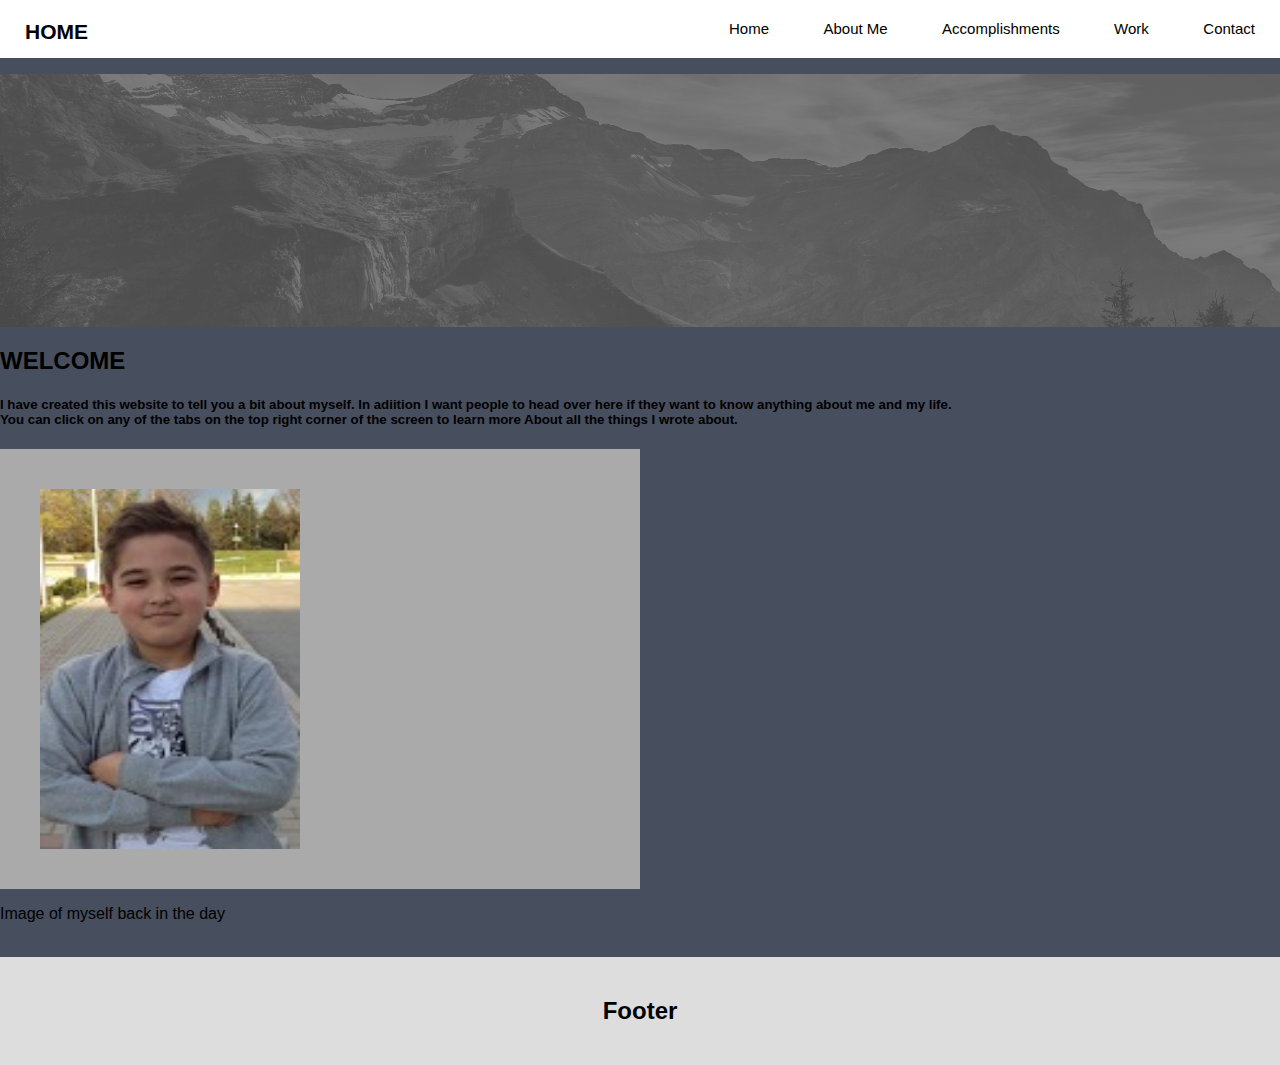
<file: index.html>
<DOCTYPE html>
<html lang="en">
<head>
    <meta charset="utf-8">
    <title>Start of my Website</title>
    <link rel="stylesheet" type="text/css" href="style.css">
</head>
<body>
    <ul class="nav">

        <div class="logo">
            <a href="index.html">HOME</a>
        </div>

        
        <li><a href="index.html">Home</a></li>
        <li><a href="About Me.html">About Me</a></li>
        <li><a href="Services.html">Accomplishments</a></li>
        <li><a href="Work.html">Work</a></li>
        <li><a href="sContact.html">Contact</a></li>
    </ul>

     <!--image section-->
<div class="banner">
        <img class="banner-image" img src="img/banner1.jpg.jpg">
</div>
<h2>WELCOME</h2>
<h5>I have created this website to tell you a bit about myself.
    In adiition I want people to head over here if they want to know
    anything about me and my life.<br> You can click on any of the tabs on the top right corner of the screen to learn more About
    all the things I wrote about.
</h5>
<div class="fakeimg">
    <img class="fakeimg" imc src="img/me.jpg" height="400px">
</div>
<bold><p>Image of myself back in the day</p></bold>
<br>
<div class="footer">
<h2>Footer</h2>
</div>

</body>

<html>
</file>
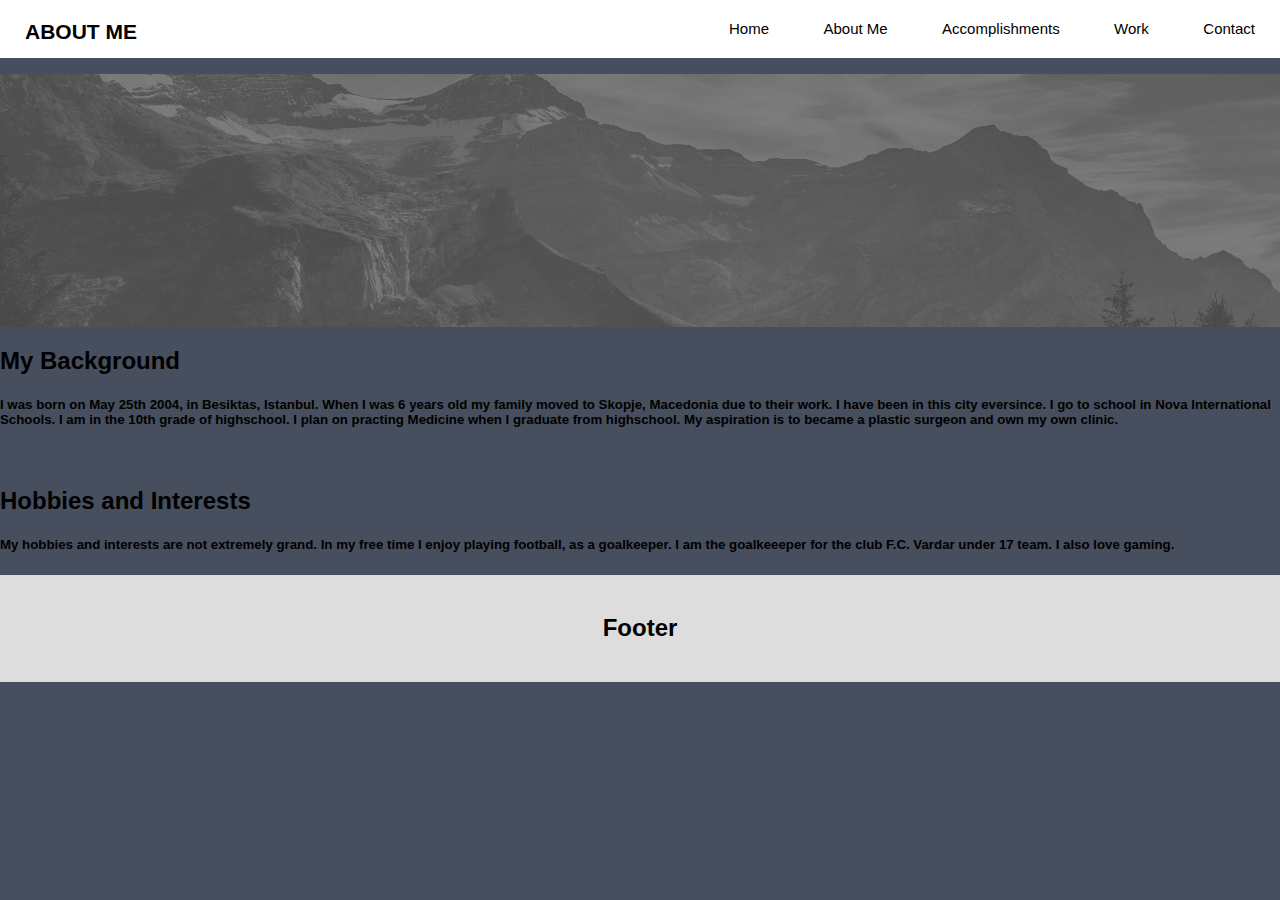
<file: About Me.html>
<DOCTYPE html>
<html lang="en">
<head>
    <meta charset="utf-8">
    <title>Start of my Website</title>
    <link rel="stylesheet" type="text/css" href="style.css">
</head>
<body>
    <ul class="nav">

        <div class="logo">
            <a href="#">ABOUT ME</a>
        </div>

        
        <li><a href="index.html">Home</a></li>
        <li><a href="About Me.html">About Me</a></li>
        <li><a href="Services.html">Accomplishments</a></li>
        <li><a href="Work.html">Work</a></li>
        <li><a href="Contact.html">Contact</a></li>
    </ul>

     <!--image section-->
<div class="banner">
        <img class="banner-image" img src="img/banner1.jpg.jpg">
</div>
<h2>My Background</h2>
<h5>I was born on May 25th 2004, in Besiktas, Istanbul. When I was 6 years old my family moved to Skopje, Macedonia due to their work.
    I have been in this city eversince. I go to school in Nova International Schools. I am in the 10th grade of highschool.
    I plan on practing Medicine when I graduate from highschool. My aspiration is to became a plastic surgeon and own my own clinic.
</h5>

<br>
<h2>Hobbies and Interests</h2>
<h5>My hobbies and interests are not extremely grand.
    In my free time I enjoy playing football, as a goalkeeper. I am the goalkeeeper for the club F.C. Vardar under 17 team. I also love gaming.
</h5>

</div>
</div>

<div class="footer">
<h2>Footer</h2>
</div>

</body>

<html>
</file>
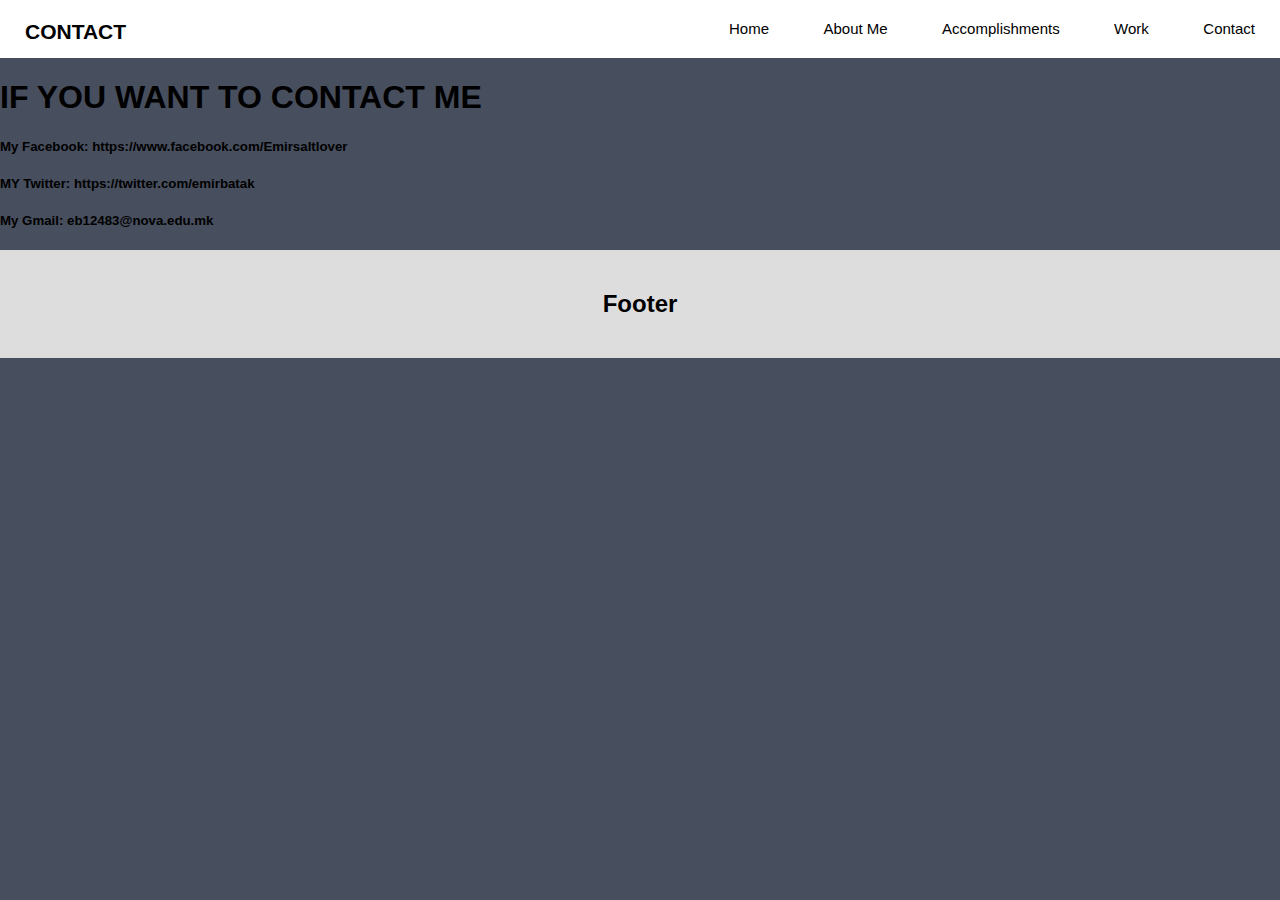
<file: Contact.html>
<DOCTYPE html>
<html lang="en">
<head>
    <meta charset="utf-8">
    <title>Start of my Website</title>
    <link rel="stylesheet" type="text/css" href="style.css">
</head>
<body>
    <ul class="nav">

        <div class="logo">
            <a href="#">CONTACT</a>
        </div>

        
        <li><a href="index.html">Home</a></li>
        <li><a href="About Me.html">About Me</a></li>
        <li><a href="Services.html">Accomplishments</a></li>
        <li><a href="Work.html">Work</a></li>
        <li><a href="Contact.html">Contact</a></li>
    </ul>


    <h1>IF YOU WANT TO CONTACT ME </h1>
    <h5>My Facebook: https://www.facebook.com/Emirsaltlover</h5>
    <h5>MY Twitter: https://twitter.com/emirbatak</h5>
    <h5>My Gmail: eb12483@nova.edu.mk </h5>


 

<div class="footer">
<h2>Footer</h2>
</div>

</body>

<html>
</file>
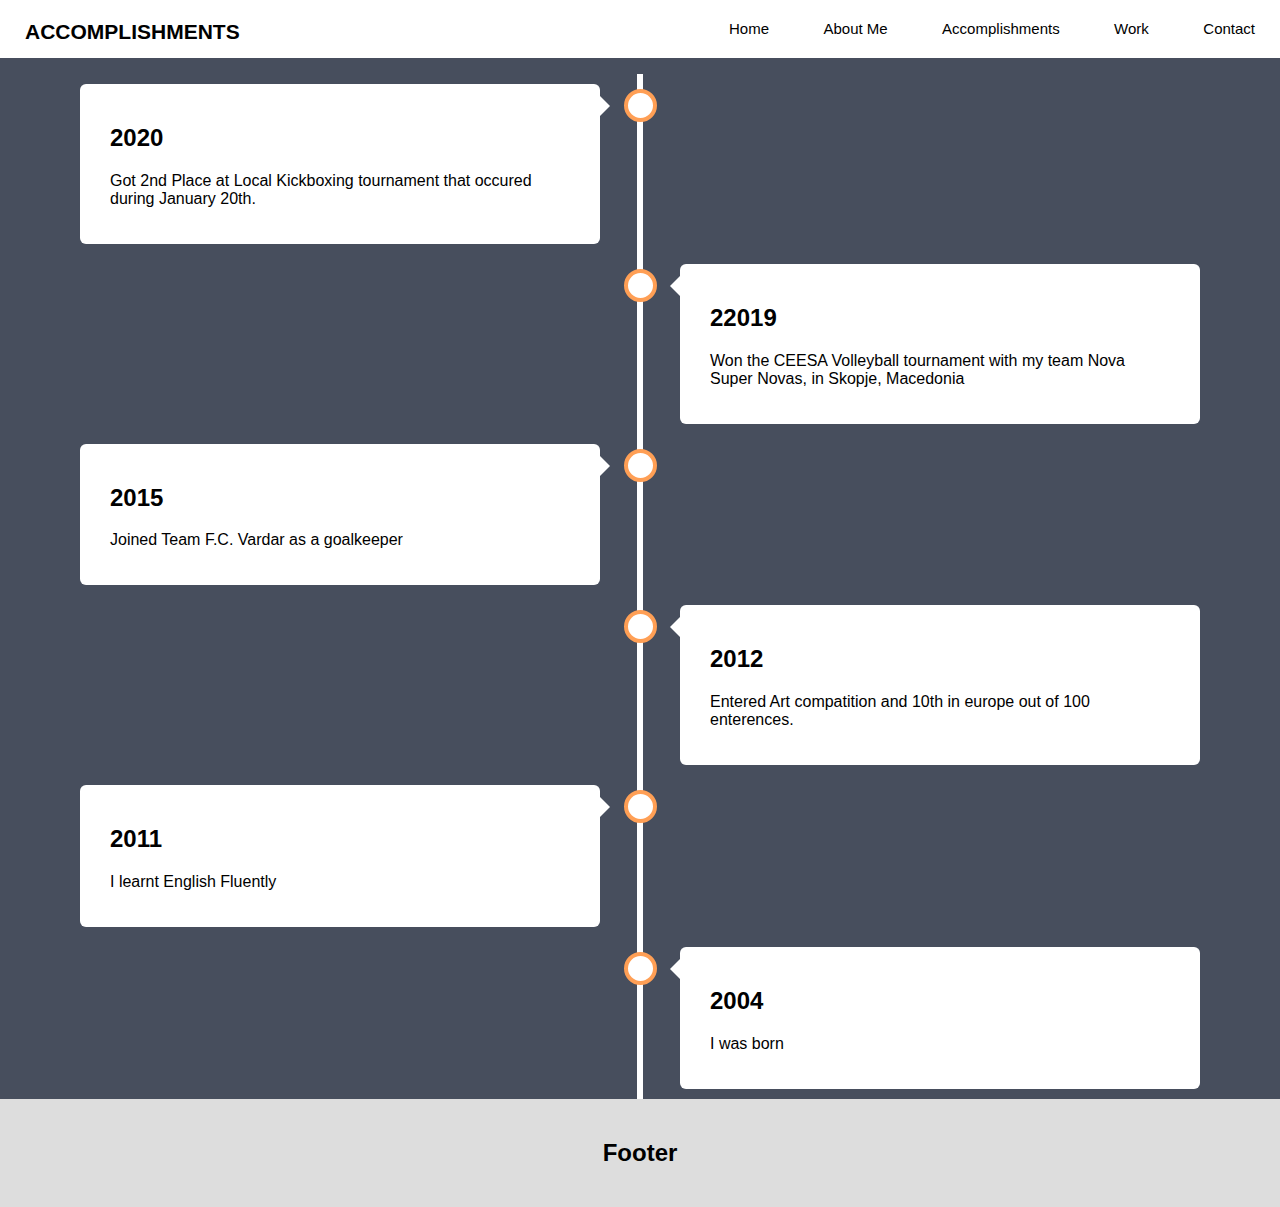
<file: Services.html>
<DOCTYPE html>
<html lang="en">
<head>
    <meta charset="utf-8">
    <title>Start of my Website</title>
    <link rel="stylesheet" type="text/css" href="style.css">
</head>
<body>
    <ul class="nav">

        <div class="logo">
            <a href="#">ACCOMPLISHMENTS</a>
        </div>

        
        <li><a href="index.html">Home</a></li>
        <li><a href="About Me.html">About Me</a></li>
        <li><a href="Services.html">Accomplishments</a></li>
        <li><a href="Work.html">Work</a></li>
        <li><a href="Contact.html">Contact</a></li>
    </ul>

    <div class="timeline">
        <div class="container left">
          <div class="content">
            <h2>2020</h2>
            <p>Got 2nd Place at Local Kickboxing tournament that occured during January 20th.</p>
          </div>
        </div>
        <div class="container right">
          <div class="content">
            <h2>22019</h2>
            <p>Won the CEESA Volleyball tournament with my team Nova Super Novas, in Skopje, Macedonia</p>
          </div>
        </div>
        <div class="container left">
          <div class="content">
            <h2>2015</h2>
            <p>Joined Team F.C. Vardar as a goalkeeper</p>
          </div>
        </div>
        <div class="container right">
          <div class="content">
            <h2>2012</h2>
            <p>Entered Art compatition and 10th in europe out of 100 enterences.</p>
          </div>
        </div>
        <div class="container left">
          <div class="content">
            <h2>2011</h2>
            <p>I learnt English Fluently</p>
          </div>
        </div>
        <div class="container right">
          <div class="content">
            <h2>2004</h2>
            <p>I was born</p>
          </div>
        </div>
      </div>

<div class="footer">
<h2>Footer</h2>
</div>

</body>

<html>
</file>
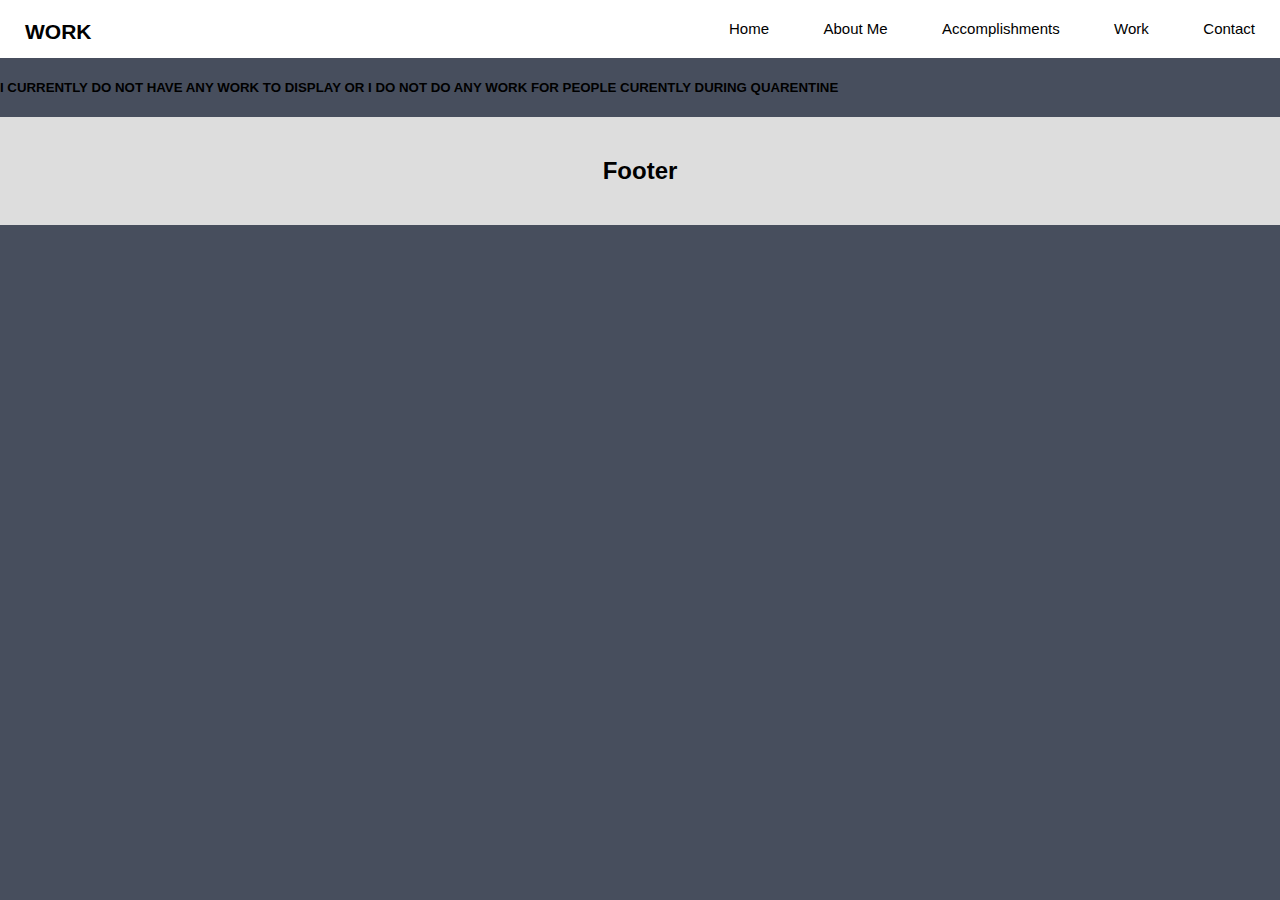
<file: Work.html>
<DOCTYPE html>
<html lang="en">
<head>
    <meta charset="utf-8">
    <title>Start of my Website</title>
    <link rel="stylesheet" type="text/css" href="style.css">
</head>
<body>
    <ul class="nav">

        <div class="logo">
            <a href="#">WORK</a>
        </div>

        
        <li><a href="index.html">Home</a></li>
        <li><a href="About Me.html">About Me</a></li>
        <li><a href="Services.html">Accomplishments</a></li>
        <li><a href="Work.html">Work</a></li>
        <li><a href="Contact.html">Contact</a></li>
    </ul>

     <h5>I CURRENTLY DO NOT HAVE ANY WORK TO DISPLAY OR I DO NOT DO ANY WORK FOR PEOPLE CURENTLY DURING QUARENTINE</h5>

<div class="footer">
<h2>Footer</h2>
</div>

</body>

<html>
</file>
<file: style.css>
body {
    margin: 0;
    padding: 0;
    font-family: 'Arial', 'serif';
}

.nav {
    background-color: #ffffff;
    color: #000000;
    list-style:  none;
    text-align: right;
    padding: 20px 0 20px 0;


}

.nav > li {
    display: inline-block;
    padding: 0 25px 0 25px;
    font-size: 15px;
}

.nav > li > a {
    text-decoration: none;
    color: #000000;
}

.nav > li > a:hover {
    color: #c1c1c1;
}

.logo {
    color: #000000;
    float: left;
    padding-left: 25px;
    font-size: 21px;
    font-weight: bold;
}

.logo > a {
    text-decoration: none;
    color: #000000;
    

}
.banner {
    width:100%;
    display:block;
   }
   
   .banner > .banner-image {
    width:100%;
    display: block;
   }

/* Main column */
.main {   
    -ms-flex: 70%; 
    flex: 70%;
    background-color: white;
    padding: 20px;
  }
  
  
  .fakeimg {
    background-color: #aaa;
    width: 50%;
    padding: 20px;
  }
  
  /* Footer */
  .footer {
    padding: 20px;
    text-align: center;
    background: #ddd;
  }
  
  /* Responsive layout - when the screen is less than 700px wide, make the two columns stack on top of each other instead of next to each other */
  @media screen and (max-width: 700px) {
    .row {   
      flex-direction: column;
    }
  }
  
  /* Responsive layout - when the screen is less than 400px wide, make the navigation links stack on top of each other instead of next to each other */
  @media screen and (max-width: 400px) {
    .navbar a {
      float: none;
      width: 100%;
    }
  }

  * {
    box-sizing: border-box;
  }
  
  body {
    background-color: #474e5d;
    font-family: Helvetica, sans-serif;
  }
  
  /* The actual timeline (the vertical ruler) */
  .timeline {
    position: relative;
    max-width: 1200px;
    margin: 0 auto;
  }
  
  /* The actual timeline (the vertical ruler) */
  .timeline::after {
    content: '';
    position: absolute;
    width: 6px;
    background-color: white;
    top: 0;
    bottom: 0;
    left: 50%;
    margin-left: -3px;
  }
  
  /* Container around content */
  .container {
    padding: 10px 40px;
    position: relative;
    background-color: inherit;
    width: 50%;
  }
  
  /* The circles on the timeline */
  .container::after {
    content: '';
    position: absolute;
    width: 25px;
    height: 25px;
    right: -17px;
    background-color: white;
    border: 4px solid #FF9F55;
    top: 15px;
    border-radius: 50%;
    z-index: 1;
  }
  
  /* Place the container to the left */
  .left {
    left: 0;
  }
  
  /* Place the container to the right */
  .right {
    left: 50%;
  }
  
  /* Add arrows to the left container (pointing right) */
  .left::before {
    content: " ";
    height: 0;
    position: absolute;
    top: 22px;
    width: 0;
    z-index: 1;
    right: 30px;
    border: medium solid white;
    border-width: 10px 0 10px 10px;
    border-color: transparent transparent transparent white;
  }
  
  /* Add arrows to the right container (pointing left) */
  .right::before {
    content: " ";
    height: 0;
    position: absolute;
    top: 22px;
    width: 0;
    z-index: 1;
    left: 30px;
    border: medium solid white;
    border-width: 10px 10px 10px 0;
    border-color: transparent white transparent transparent;
  }
  
  /* Fix the circle for containers on the right side */
  .right::after {
    left: -16px;
  }
  
  /* The actual content */
  .content {
    padding: 20px 30px;
    background-color: white;
    position: relative;
    border-radius: 6px;
  }
  
  /* Media queries - Responsive timeline on screens less than 600px wide */
  @media screen and (max-width: 600px) {
    /* Place the timelime to the left */
    .timeline::after {
    left: 31px;
    }
    
    /* Full-width containers */
    .container {
    width: 100%;
    padding-left: 70px;
    padding-right: 25px;
    }
    
    /* Make sure that all arrows are pointing leftwards */
    .container::before {
    left: 60px;
    border: medium solid white;
    border-width: 10px 10px 10px 0;
    border-color: transparent white transparent transparent;
    }
  
    /* Make sure all circles are at the same spot */
    .left::after, .right::after {
    left: 15px;
    }
    
    /* Make all right containers behave like the left ones */
    .right {
    left: 0%;
    }
  }
</file>
